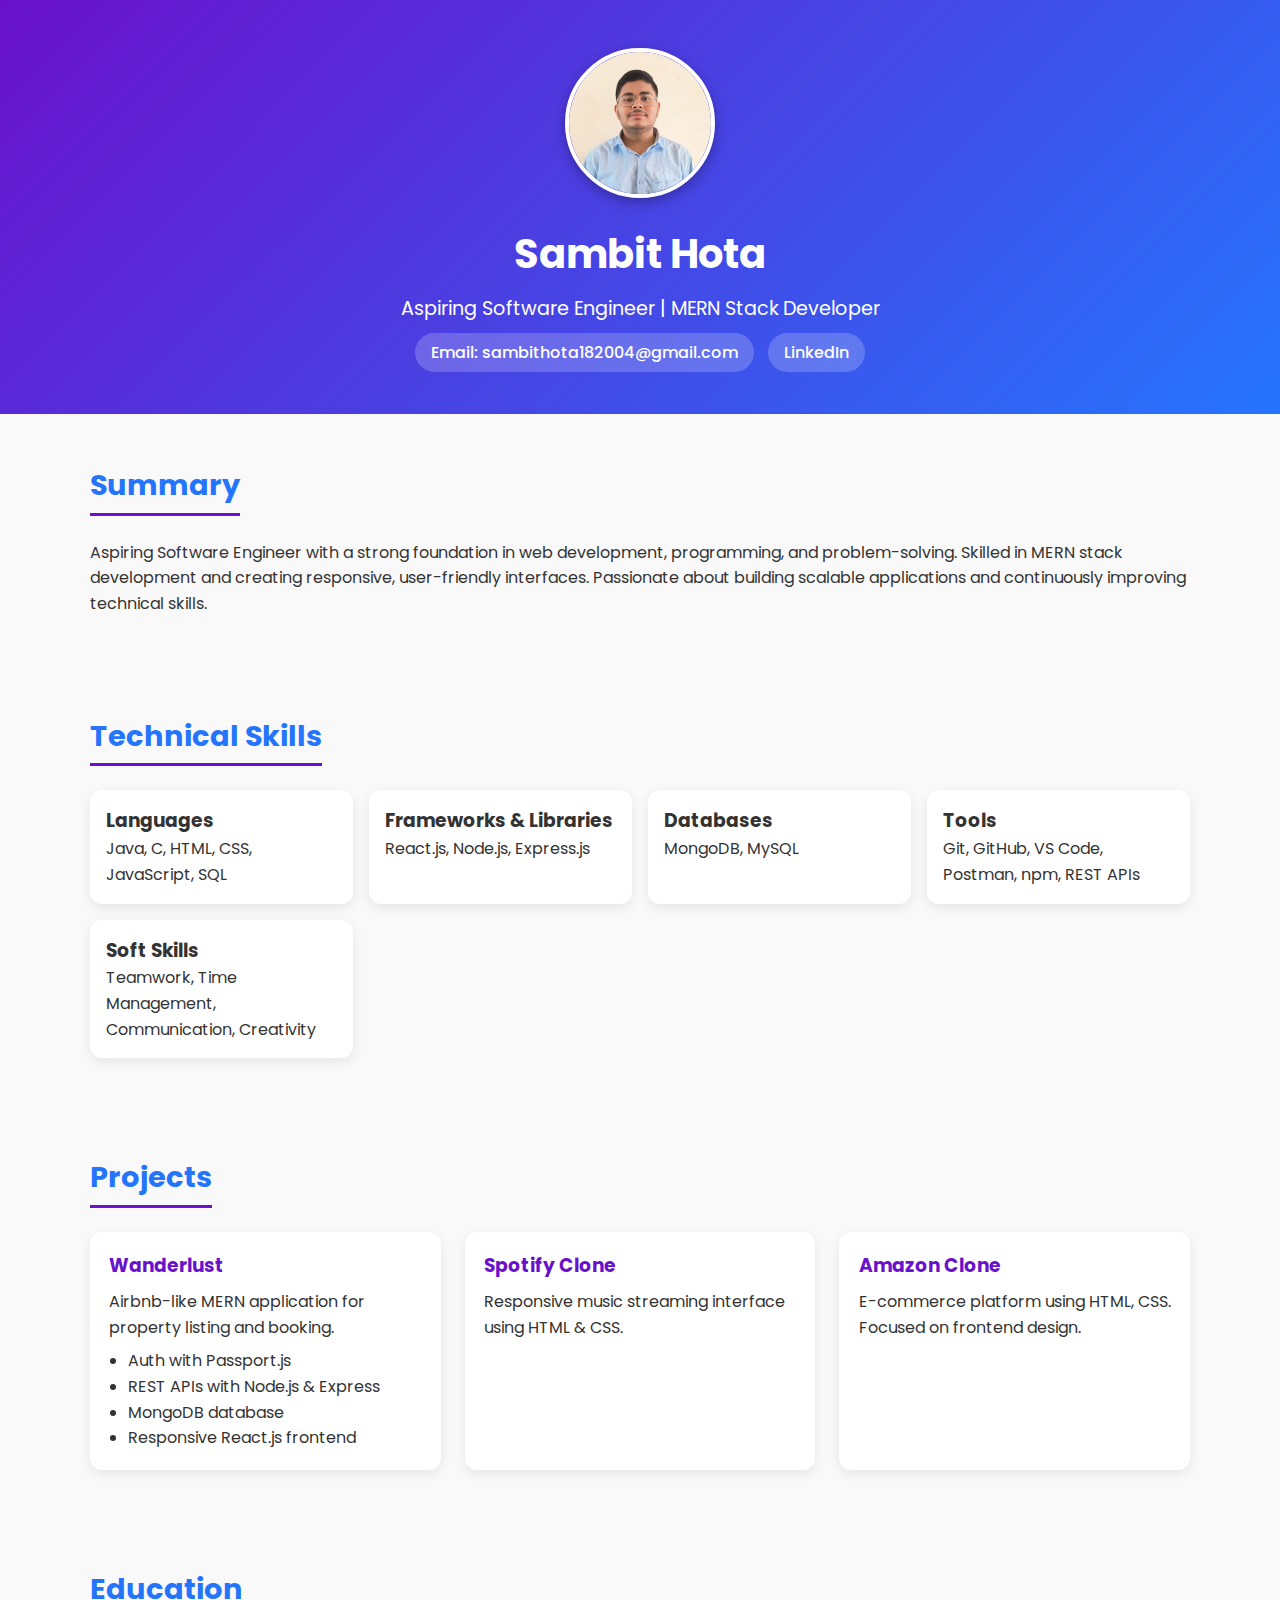
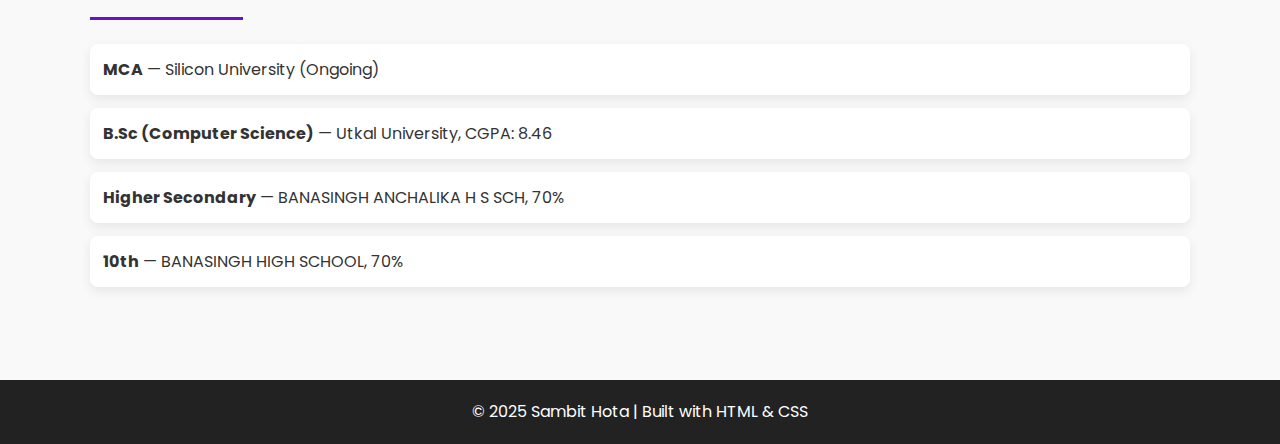
<file: week-1/index.html>
<!DOCTYPE html>
<html lang="en">
<head>
    <meta charset="UTF-8">
    <meta name="viewport" content="width=device-width, initial-scale=1.0">
    <title>Sambit Hota | Portfolio</title>
    <link rel="stylesheet" href="style.css">
    <link href="https://fonts.googleapis.com/css2?family=Poppins:wght@300;500;700&display=swap" rel="stylesheet">
</head>
<body>
    <!-- Header Section -->
    <header>
        <div class="container">
            <img src="MyresumePic.jpg" alt="Sambit Hota" class="profile-pic">
            <h1>Sambit Hota</h1>
            <p>Aspiring Software Engineer | MERN Stack Developer</p>
            <div class="contact">
                <a href="mailto:sambithota182004@gmail.com">Email: sambithota182004@gmail.com</a>
                <a href="https://www.linkedin.com/in/sambit-hota-184b13301" target="_blank">LinkedIn</a>
            </div>
        </div>
    </header>

    <!-- Summary -->
    <section class="summary section">
        <div class="container">
            <h2>Summary</h2>
            <p>
                Aspiring Software Engineer with a strong foundation in web development, programming, and problem-solving. 
                Skilled in MERN stack development and creating responsive, user-friendly interfaces. 
                Passionate about building scalable applications and continuously improving technical skills.
            </p>
        </div>
    </section>

    <!-- Skills -->
    <section class="skills section">
        <div class="container">
            <h2>Technical Skills</h2>
            <div class="skills-grid">
                <div class="skill-card">
                    <h3>Languages</h3>
                    <p>Java, C, HTML, CSS, JavaScript, SQL</p>
                </div>
                <div class="skill-card">
                    <h3>Frameworks & Libraries</h3>
                    <p>React.js, Node.js, Express.js</p>
                </div>
                <div class="skill-card">
                    <h3>Databases</h3>
                    <p>MongoDB, MySQL</p>
                </div>
                <div class="skill-card">
                    <h3>Tools</h3>
                    <p>Git, GitHub, VS Code, Postman, npm, REST APIs</p>
                </div>
                <div class="skill-card">
                    <h3>Soft Skills</h3>
                    <p>Teamwork, Time Management, Communication, Creativity</p>
                </div>
            </div>
        </div>
    </section>

    <!-- Projects -->
    <section class="projects section">
        <div class="container">
            <h2>Projects</h2>
            <div class="project-grid">
                <div class="project-card">
                    <h3>Wanderlust</h3>
                    <p>Airbnb-like MERN application for property listing and booking.</p>
                    <ul>
                        <li>Auth with Passport.js</li>
                        <li>REST APIs with Node.js & Express</li>
                        <li>MongoDB database</li>
                        <li>Responsive React.js frontend</li>
                    </ul>
                </div>
                <div class="project-card">
                    <h3>Spotify Clone</h3>
                    <p>Responsive music streaming interface using HTML & CSS.</p>
                </div>
                <div class="project-card">
                    <h3>Amazon Clone</h3>
                    <p>E-commerce platform using HTML, CSS. Focused on frontend design.</p>
                </div>
            </div>
        </div>
    </section>

    <!-- Education -->
    <section class="education section">
        <div class="container">
            <h2>Education</h2>
            <ul>
                <li><b>MCA</b> — Silicon University (Ongoing)</li>
                <li><b>B.Sc (Computer Science)</b> — Utkal University, CGPA: 8.46</li>
                <li><b>Higher Secondary</b> — BANASINGH ANCHALIKA H S SCH, 70%</li>
                <li><b>10th</b> — BANASINGH HIGH SCHOOL, 70%</li>
            </ul>
        </div>
    </section>

    <!-- Footer -->
    <footer>
        <p>© 2025 Sambit Hota | Built with HTML & CSS</p>
    </footer>
</body>
</html>
</file>
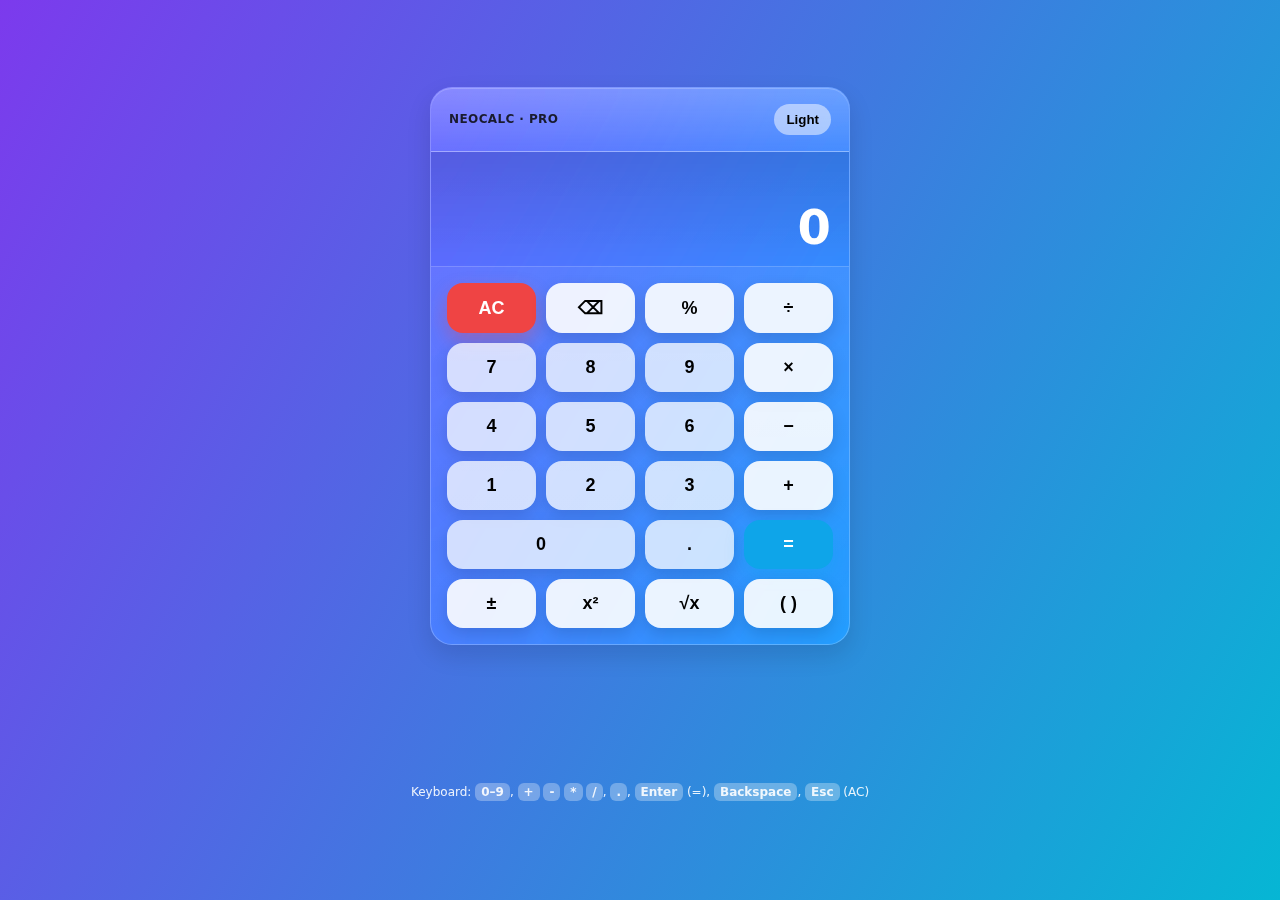
<file: week-3/index.html>
<!doctype html>
<html lang="en">
<head>
  <meta charset="utf-8" />
  <meta name="viewport" content="width=device-width,initial-scale=1" />
  <title>NeoCalc · Pro</title>
  <link rel="stylesheet" href="style.css">
</head>
<body>
  <div class="wrap">
    <main class="calc" role="application" aria-label="Calculator">
      <div class="calc__header">
        <span class="brand">NeoCalc · Pro</span>
        <button class="theme-toggle" id="themeBtn" aria-pressed="false" aria-label="Toggle theme">Light</button>
      </div>

      <section class="display" aria-live="polite" aria-atomic="true">
        <div class="display__expr" id="expr">&nbsp;</div>
        <div class="display__value" id="value">0</div>
      </section>

      <section class="keys" aria-label="Calculator keypad">
        <button class="btn btn--danger" data-action="clear" aria-label="Clear">AC</button>
        <button class="btn btn--op" data-action="back" aria-label="Backspace">⌫</button>
        <button class="btn btn--op" data-value="%" aria-label="Percent">%</button>
        <button class="btn btn--op" data-value="/" aria-label="Divide">÷</button>

        <button class="btn" data-value="7">7</button>
        <button class="btn" data-value="8">8</button>
        <button class="btn" data-value="9">9</button>
        <button class="btn btn--op" data-value="*" aria-label="Multiply">×</button>

        <button class="btn" data-value="4">4</button>
        <button class="btn" data-value="5">5</button>
        <button class="btn" data-value="6">6</button>
        <button class="btn btn--op" data-value="-" aria-label="Minus">−</button>

        <button class="btn" data-value="1">1</button>
        <button class="btn" data-value="2">2</button>
        <button class="btn" data-value="3">3</button>
        <button class="btn btn--op" data-value="+" aria-label="Plus">+</button>

        <button class="btn btn--wide" data-value="0">0</button>
        <button class="btn" data-value=".">.</button>
        <button class="btn btn--accent" data-action="equals" aria-label="Equals">=</button>

        <button class="btn btn--op" data-action="sign" aria-label="Toggle sign">±</button>
        <button class="btn btn--op" data-action="square" aria-label="Square">x²</button>
        <button class="btn btn--op" data-action="sqrt" aria-label="Square root">√x</button>
        <button class="btn btn--op" data-action="paren" aria-label="Parentheses">( )</button>
      </section>
    </main>

    <p class="footer">
      Keyboard: <span class="kbd">0–9</span>, <span class="kbd">+</span> <span class="kbd">-</span> <span class="kbd">*</span> <span class="kbd">/</span>, <span class="kbd">.</span>, <span class="kbd">Enter</span> (=), <span class="kbd">Backspace</span>, <span class="kbd">Esc</span> (AC)
    </p>
  </div>

  <script src="app.js"></script>
</body>
</html>
</file>
<file: week-1/style.css>
/* General Styles */
* {
    margin: 0;
    padding: 0;
    box-sizing: border-box;
}
body {
    font-family: 'Poppins', sans-serif;
    background-color: #f9f9f9;
    color: #333;
    line-height: 1.6;
    scroll-behavior: smooth;
}

/* Container */
.container {
    width: 90%;
    max-width: 1100px;
    margin: auto;
}

/* Header */
header {
    background: linear-gradient(135deg, #6a11cb, #2575fc);
    color: white;
    text-align: center;
    padding: 3rem 1rem;
    animation: fadeInDown 1.2s ease-in-out;
}
header h1 {
    font-size: 2.5rem;
    font-weight: 700;
}
header p {
    margin-top: 0.5rem;
    font-size: 1.2rem;
}
header .contact {
    margin-top: 1rem;
}
header .contact a {
    color: white;
    background: rgba(255,255,255,0.2);
    padding: 0.5rem 1rem;
    margin: 0 0.3rem;
    border-radius: 20px;
    text-decoration: none;
    font-weight: 500;
    transition: background 0.3s ease-in-out, transform 0.3s;
}
header .contact a:hover {
    background: white;
    color: #2575fc;
    transform: scale(1.05);
}

/* Profile Picture */
.profile-pic {
    width: 150px;
    height: 150px;
    object-fit: cover;
    border-radius: 50%;
    border: 4px solid white;
    margin-bottom: 1rem;
    box-shadow: 0 4px 12px rgba(0,0,0,0.3);
    animation: fadeIn 1.5s ease-in-out;
}
.profile-pic:hover {
    transform: scale(1.05);
}

/* Sections */
.section {
    padding: 3rem 0;
    animation: fadeUp 1s ease-in-out;
}
.section h2 {
    font-size: 1.8rem;
    color: #2575fc;
    border-bottom: 3px solid #6a11cb;
    display: inline-block;
    margin-bottom: 1.5rem;
    padding-bottom: 0.3rem;
}

/* Skills */
.skills-grid {
    display: grid;
    grid-template-columns: repeat(auto-fit, minmax(230px, 1fr));
    gap: 1rem;
}
.skill-card {
    background: white;
    padding: 1rem;
    border-radius: 12px;
    box-shadow: 0 4px 12px rgba(0,0,0,0.08);
    transition: transform 0.3s, box-shadow 0.3s;
}
.skill-card:hover {
    transform: translateY(-6px);
    box-shadow: 0 6px 20px rgba(0,0,0,0.15);
}

/* Projects */
.project-grid {
    display: grid;
    grid-template-columns: repeat(auto-fit, minmax(280px, 1fr));
    gap: 1.5rem;
}
.project-card {
    background: white;
    padding: 1.2rem;
    border-radius: 12px;
    box-shadow: 0 4px 12px rgba(0,0,0,0.08);
    transition: transform 0.3s, box-shadow 0.3s;
}
.project-card:hover {
    transform: scale(1.05);
    box-shadow: 0 6px 20px rgba(0,0,0,0.15);
}
.project-card h3 {
    color: #6a11cb;
    margin-bottom: 0.5rem;
}
.project-card ul {
    margin-top: 0.5rem;
    padding-left: 1.2rem;
}

/* Education */
.education ul {
    list-style: none;
}
.education li {
    background: white;
    margin-bottom: 0.8rem;
    padding: 0.8rem;
    border-radius: 8px;
    box-shadow: 0 4px 12px rgba(0,0,0,0.08);
    transition: transform 0.3s, box-shadow 0.3s;
}
.education li:hover {
    transform: translateX(6px);
    box-shadow: 0 6px 20px rgba(0,0,0,0.15);
}

/* Footer */
footer {
    background: #222;
    color: white;
    text-align: center;
    padding: 1.2rem;
    margin-top: 2rem;
}

/* Animations */
@keyframes fadeIn {
    from { opacity: 0; transform: scale(0.9); }
    to { opacity: 1; transform: scale(1); }
}
@keyframes fadeInDown {
    from { opacity: 0; transform: translateY(-20px); }
    to { opacity: 1; transform: translateY(0); }
}
@keyframes fadeUp {
    from { opacity: 0; transform: translateY(30px); }
    to { opacity: 1; transform: translateY(0); }
}

/* Responsive */
@media (max-width: 768px) {
    header h1 {
        font-size: 2rem;
    }
    .section h2 {
        font-size: 1.5rem;
    }
}
</file>
<file: week-3/style.css>
/* Base reset */
*,*::before,*::after{box-sizing:border-box}
html,body{height:100%}
body{
  margin:0;
  font-family:Inter, ui-sans-serif, system-ui, -apple-system, "Segoe UI", Roboto, Helvetica, Arial;
  color:#0a0a0a;
  background:linear-gradient(120deg,#7c3aed,#06b6d4,#22c55e,#f97316);
  background-size:300% 300%;
  animation:bgShift 16s ease infinite;
  line-height:1.3;
}
@keyframes bgShift{0%{background-position:0% 50%}50%{background-position:100% 50%}100%{background-position:0% 50%}}

.wrap{min-height:100dvh;display:grid;place-items:center;padding:24px}
.calc{width:min(96vw,420px);border-radius:22px;background:rgba(255,255,255,0.08);backdrop-filter:blur(16px) saturate(140%);-webkit-backdrop-filter:blur(16px) saturate(140%);border:1px solid rgba(255,255,255,0.25);box-shadow:0 10px 25px rgba(2,8,20,0.12), inset 0 1px 0 rgba(255,255,255,0.2);overflow:hidden;transition:transform .25s ease,box-shadow .25s ease}
.calc:focus-within{transform:translateY(-2px)}
.calc__header{display:flex;align-items:center;justify-content:space-between;padding:16px 18px;background:linear-gradient(180deg,rgba(255,255,255,0.24),rgba(255,255,255,0.06));border-bottom:1px solid rgba(255,255,255,0.25)}
.brand{font-weight:700;letter-spacing:.4px;text-transform:uppercase;font-size:12px;opacity:.85}
.theme-toggle{appearance:none;border:0;background:rgba(255,255,255,0.5);padding:8px 12px;border-radius:999px;font-weight:600;cursor:pointer}

.display{padding:14px 18px 8px;display:grid;gap:6px;background:linear-gradient(180deg,rgba(0,0,0,0.12),rgba(0,0,0,0))}
.display__expr{min-height:24px;font-size:16px;letter-spacing:.4px;color:rgba(255,255,255,0.9);text-align:right;overflow:hidden;white-space:nowrap;text-overflow:ellipsis}
.display__value{font-variant-numeric:tabular-nums;font-size:clamp(36px,7vw,48px);font-weight:800;text-align:right;color:#fff}

.keys{display:grid;grid-template-columns:repeat(4,1fr);gap:10px;padding:16px;background:linear-gradient(180deg,rgba(255,255,255,0.06),rgba(255,255,255,0.02));border-top:1px solid rgba(255,255,255,0.2)}
.btn{appearance:none;border:0;padding:14px 12px;border-radius:16px;background:rgba(255,255,255,0.75);font-size:18px;font-weight:700;cursor:pointer;user-select:none;box-shadow:0 6px 16px rgba(2,8,20,0.14);transition:transform .08s ease,filter .2s ease,background .2s ease}
.btn:active{transform:translateY(1px)}
.btn--op{background:rgba(255,255,255,0.9)}
.btn--accent{background:#0ea5e9;color:white;box-shadow:0 8px 18px rgba(14,165,233,0.35)}
.btn--danger{background:#ef4444;color:white;box-shadow:0 8px 18px rgba(239,68,68,0.35)}
.btn--wide{grid-column:span 2}

/* Dark theme adjustments */
.dark .calc{background:rgba(16,16,24,0.55);border-color:rgba(255,255,255,0.08);box-shadow:0 10px 25px rgba(2,8,20,0.45),inset 0 1px 0 rgba(255,255,255,0.06)}
.dark .btn{background:rgba(255,255,255,0.08);color:#f7f7f7}
.dark .btn--op{background:rgba(255,255,255,0.12)}
.dark .btn--accent{background:#22c55e;box-shadow:0 8px 18px rgba(34,197,94,0.35)}
.dark .display__expr{color:rgba(255,255,255,0.75)}

.footer{text-align:center;color:rgba(255,255,255,0.9);font-size:12px;margin-top:14px}
.kbd{padding:2px 6px;border-radius:6px;background:rgba(255,255,255,0.3);font-weight:700}
</file>
